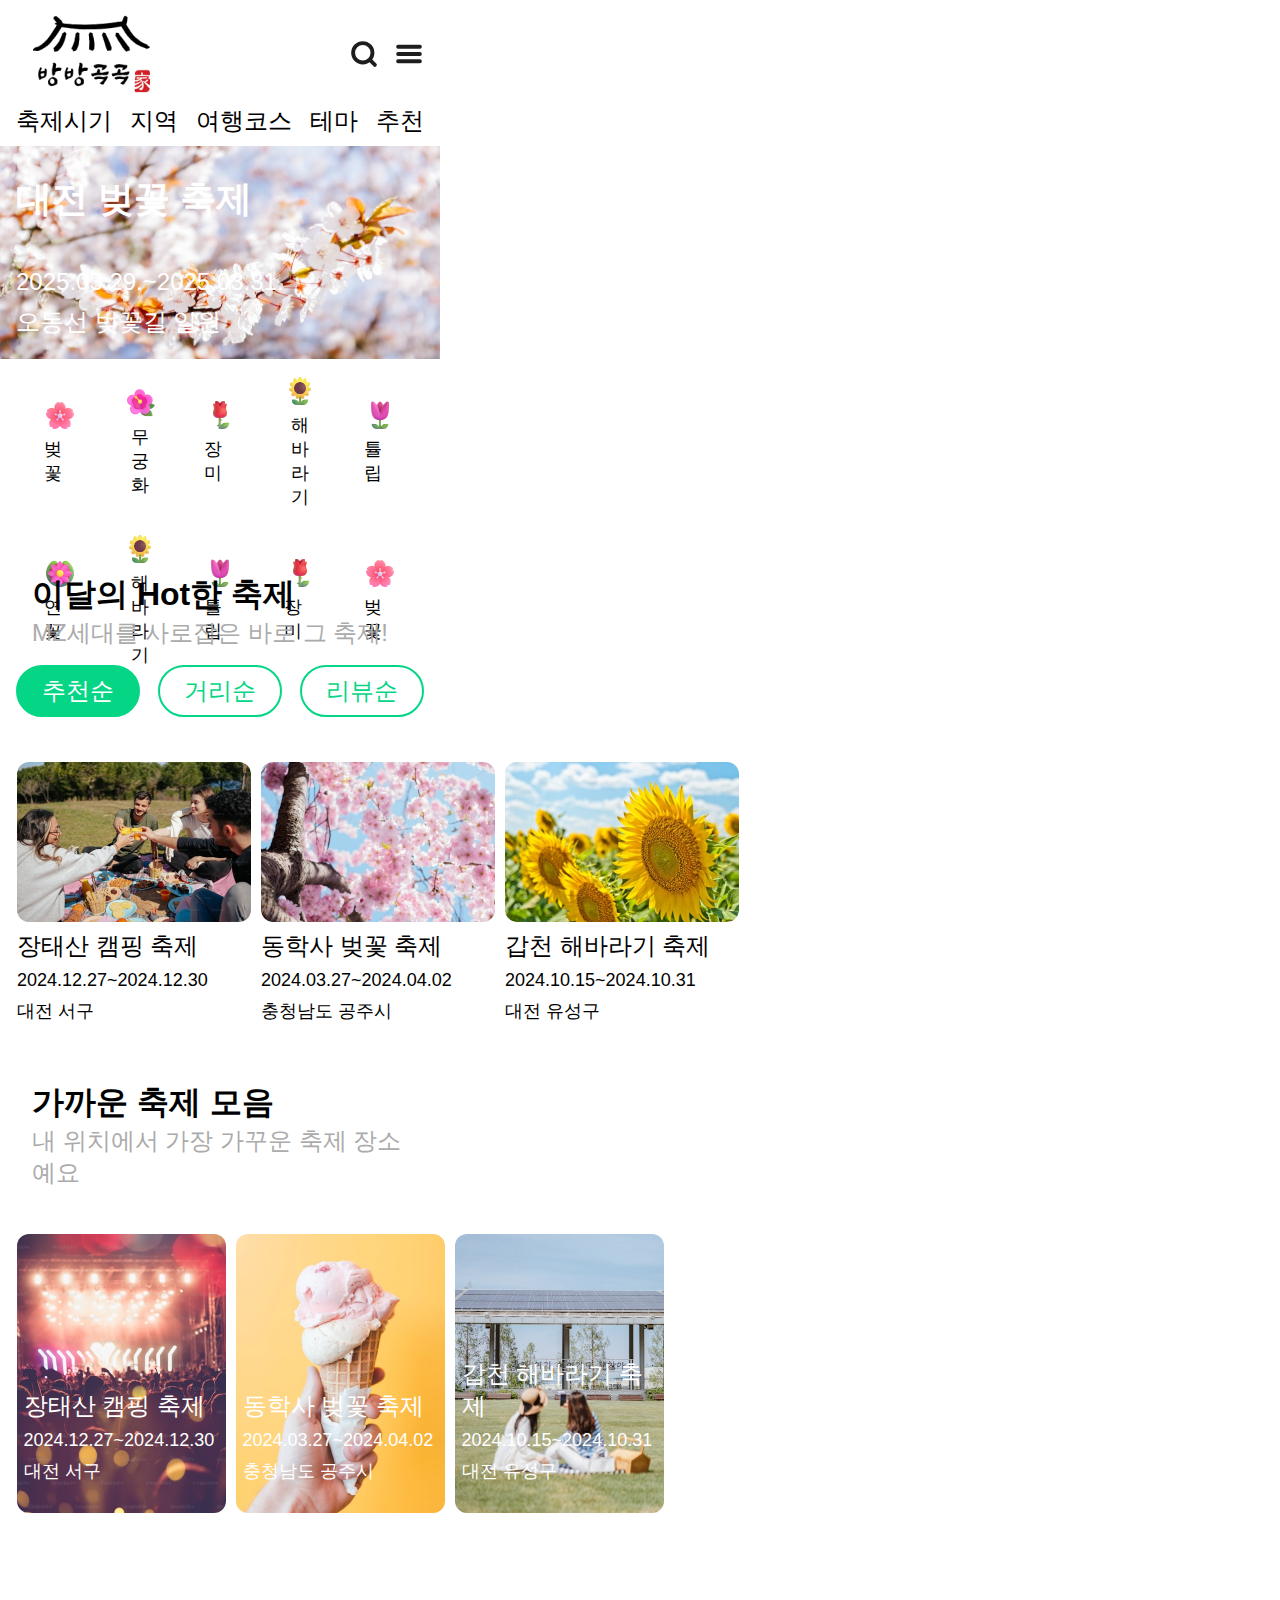
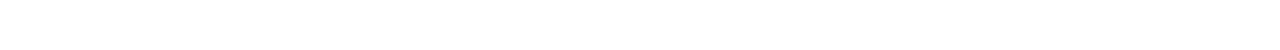
<file: index.html>
<!DOCTYPE html>
<html lang="en">
<head>
  <meta charset="UTF-8">
  <meta http-equiv="X-UA-Compatible" content="IE=edge">
  <meta name="viewport" content="width=device-width, initial-scale=1.0">
  <link rel="stylesheet" href="./vars.css">
  <link rel="stylesheet" href="./style.css">
  
  
  <style>
   a,
   button,
   input,
   select,
   h1,
   h2,
   h3,
   h4,
   h5,
   * {
       box-sizing: border-box;
       margin: 0;
       padding: 0;
       border: none;
       text-decoration: none;
       background: none;
   
       -webkit-font-smoothing: antialiased;
   }
   
   menu, ol, ul {
       list-style-type: none;
       margin: 0;
       padding: 0;
   }
   </style>
  <title>Document</title>
</head>
<body>
  <div class="frame-1">
    <div class="div">
      <div class="frame-4">
        <img class="_1" src="_10.png" />
        <div class="frame-2">
          <img class="search" src="search0.svg" />
          <img class="menu" src="menu0.svg" />
        </div>
      </div>
      <div class="frame-3">
        <div class="div2">축제시기</div>
        <div class="div2">지역</div>
        <div class="div2">여행코스</div>
        <div class="div2">테마</div>
        <div class="div2">추천</div>
      </div>
    </div>
    <div
      class="div3"
      style="
        background: url(div6.png) center;
        background-size: cover;
        background-repeat: no-repeat;
      "
    >
      <div class="frame-6">
        <div class="div4">대전 벚꽃 축제</div>
        <div class="frame-5">
          <div class="_2025-03-29-2025-03-31">2025.03.29.~2025.03.31.</div>
          <div class="div5">오동선 벚꽃길 일원</div>
        </div>
      </div>
    </div>
    <div class="div6">
      <div class="frame-7">
        <div class="plower">
          <img class="image" src="image0.png" />
        </div>
        <div class="div7">벚꽃</div>
      </div>
      <div class="frame-8">
        <div class="plower">
          <img class="image" src="image1.png" />
        </div>
        <div class="div8">무궁화</div>
      </div>
      <div class="frame-9">
        <div class="plower">
          <img class="image" src="image2.png" />
        </div>
        <div class="div7">장미</div>
      </div>
      <div class="frame-10">
        <div class="plower">
          <img class="component-1" src="component-10.svg" />
        </div>
        <div class="div8">해바라기</div>
      </div>
      <div class="frame-11">
        <div class="plower">
          <div class="image2"></div>
          <div class="image3">
            <img class="image" src="image5.png" />
          </div>
        </div>
        <div class="div7">튤립</div>
      </div>
      <div class="frame-12">
        <div class="plower">
          <img class="image4" src="image6.png" />
        </div>
        <div class="div7">연꽃</div>
      </div>
      <div class="frame-13">
        <div class="plower">
          <img class="component-12" src="component-11.svg" />
        </div>
        <div class="div8">해바라기</div>
      </div>
      <div class="frame-14">
        <div class="plower">
          <div class="image2"></div>
          <div class="image3">
            <img class="image" src="image9.png" />
          </div>
        </div>
        <div class="div7">튤립</div>
      </div>
      <div class="frame-15">
        <div class="plower">
          <img class="image" src="image10.png" />
        </div>
        <div class="div7">장미</div>
      </div>
      <div class="frame-16">
        <div class="plower">
          <img class="image" src="image11.png" />
        </div>
        <div class="div7">벚꽃</div>
      </div>
    </div>
    <div class="div9">
      <div class="frame-20">
        <div class="frame-17">
          <div class="hot">이달의 Hot한 축제</div>
          <div class="mz">MZ세대를 사로잡은 바로 그 축제!</div>
        </div>
        <div class="frame-19">
          <div class="button">
            <div class="div10">추천순</div>
          </div>
          <div class="button2">
            <div class="div11">거리순</div>
          </div>
          <div class="button2">
            <div class="div11">리뷰순</div>
          </div>
        </div>
      </div>
      <div class="frame-21">
        <div class="card">
          <img class="rectangle-1" src="rectangle-10.png" />
          <div class="div12">장태산 캠핑 축제</div>
          <div class="_2024-12-27-2024-12-30">2024.12.27~2024.12.30</div>
          <div class="div7">대전 서구</div>
        </div>
        <div class="card">
          <img class="rectangle-1" src="rectangle-11.png" />
          <div class="div12">동학사 벚꽃 축제</div>
          <div class="_2024-12-27-2024-12-30">2024.03.27~2024.04.02</div>
          <div class="div7">충청남도 공주시</div>
        </div>
        <div class="card">
          <img class="rectangle-1" src="rectangle-12.png" />
          <div class="div12">갑천 해바라기 축제</div>
          <div class="_2024-12-27-2024-12-30">2024.10.15~2024.10.31</div>
          <div class="div7">대전 유성구</div>
        </div>
      </div>
    </div>
    <div class="div13">
      <div class="frame-20">
        <div class="frame-17">
          <div class="div14">가까운 축제 모음</div>
          <div class="div15">내 위치에서 가장 가꾸운 축제 장소예요</div>
        </div>
      </div>
      <div class="frame-21">
        <div
          class="card2"
          style="
            background: url(card3.png) center;
            background-size: cover;
            background-repeat: no-repeat;
          "
        >
          <div class="frame-82">
            <div class="div5">장태산 캠핑 축제</div>
            <div class="_2024-12-27-2024-12-302">2024.12.27~2024.12.30</div>
            <div class="div16">대전 서구</div>
          </div>
        </div>
        <div
          class="card2"
          style="
            background: url(card4.png) center;
            background-size: cover;
            background-repeat: no-repeat;
          "
        >
          <div class="frame-82">
            <div class="div5">동학사 벚꽃 축제</div>
            <div class="_2024-12-27-2024-12-303">2024.03.27~2024.04.02</div>
            <div class="div16">충청남도 공주시</div>
          </div>
        </div>
        <div
          class="card2"
          style="
            background: url(card5.png) center;
            background-size: cover;
            background-repeat: no-repeat;
          "
        >
          <div class="frame-82">
            <div class="div5">갑천 해바라기 축제</div>
            <div class="_2024-12-27-2024-12-302">2024.10.15~2024.10.31</div>
            <div class="div16">대전 유성구</div>
          </div>
        </div>
      </div>
    </div>
  </div>
  
</body>
</html>
</file>
<file: vars.css>
/* Figma Styles of your File */
:root {
  /* Colors */
  --primarycolor: linear-gradient(
    180deg,
    rgba(18, 216, 181, 1) 14.000000059604645%,
    rgba(16, 216, 150, 1) 50%,
    rgba(14, 216, 108, 1) 91.00000262260437%
  );
  --secondary: #05d686;
  --1e1e1e: #1e1e1e;
  --b1b1b1: #b1b1b1;

  /* Fonts */
  --maintitlebold36px-font-family: Pretendard-Bold, sans-serif;
  --maintitlebold36px-font-size: 36px;
  --maintitlebold36px-line-height: normal;
  --maintitlebold36px-font-weight: 700;
  --maintitlebold36px-font-style: normal;
  --subtitlesemibold32px-font-family: Pretendard-SemiBold, sans-serif;
  --subtitlesemibold32px-font-size: 32px;
  --subtitlesemibold32px-line-height: normal;
  --subtitlesemibold32px-font-weight: 600;
  --subtitlesemibold32px-font-style: normal;
  --bodyregular24px-font-family: Pretendard-Regular, sans-serif;
  --bodyregular24px-font-size: 24px;
  --bodyregular24px-line-height: normal;
  --bodyregular24px-font-weight: 400;
  --bodyregular24px-font-style: normal;
  --detailbodyregular18px-font-family: Pretendard-Regular, sans-serif;
  --detailbodyregular18px-font-size: 18px;
  --detailbodyregular18px-line-height: normal;
  --detailbodyregular18px-font-weight: 400;
  --detailbodyregular18px-font-style: normal;

  /* Effects */
}
</file>
<file: style.css>
.frame-1,
.frame-1 * {
  box-sizing: border-box;
}
.frame-1 {
  background: #ffffff;
  border-radius: 16px;
  height: 1650px;
  position: relative;
}
.div {
  display: flex;
  flex-direction: column;
  gap: 6px;
  align-items: flex-start;
  justify-content: flex-start;
  width: 440px;
  position: absolute;
  left: 0px;
  top: 8px;
}
.frame-4 {
  padding: 0px 16px 0px 16px;
  display: flex;
  flex-direction: row;
  align-items: center;
  justify-content: space-between;
  align-self: stretch;
  flex-shrink: 0;
  position: relative;
}
._1 {
  flex-shrink: 0;
  width: 155px;
  height: 91px;
  position: relative;
  object-fit: cover;
}
.frame-2 {
  display: flex;
  flex-direction: row;
  gap: 15px;
  align-items: center;
  justify-content: flex-start;
  flex-shrink: 0;
  position: relative;
}
.search {
  flex-shrink: 0;
  width: 30px;
  height: 30px;
  position: relative;
  overflow: visible;
}
.menu {
  flex-shrink: 0;
  width: 30px;
  height: 30px;
  position: relative;
  overflow: visible;
}
.frame-3 {
  padding: 0px 16px 0px 16px;
  display: flex;
  flex-direction: row;
  align-items: center;
  justify-content: space-between;
  align-self: stretch;
  flex-shrink: 0;
  position: relative;
}
.div2 {
  color: #000000;
  text-align: left;
  font-family: var(
    --bodyregular24px-font-family,
    "Pretendard-Regular",
    sans-serif
  );
  font-size: var(--bodyregular24px-font-size, 24px);
  font-weight: var(--bodyregular24px-font-weight, 400);
  position: relative;
}
.div3 {
  background: linear-gradient(to left, #d9d9d9, #d9d9d9);
  padding: 29px 16px 29px 16px;
  display: flex;
  flex-direction: column;
  gap: 10px;
  align-items: flex-start;
  justify-content: flex-start;
  width: 440px;
  height: 213px;
  position: absolute;
  left: 0px;
  top: 146px;
}
.frame-6 {
  display: flex;
  flex-direction: column;
  gap: 44px;
  align-items: flex-start;
  justify-content: flex-start;
  flex-shrink: 0;
  width: 271px;
  position: relative;
}
.div4 {
  color: #ffffff;
  text-align: left;
  font-family: var(
    --maintitlebold36px-font-family,
    "Pretendard-Bold",
    sans-serif
  );
  font-size: var(--maintitlebold36px-font-size, 36px);
  font-weight: var(--maintitlebold36px-font-weight, 700);
  position: relative;
  align-self: stretch;
}
.frame-5 {
  display: flex;
  flex-direction: column;
  gap: 10px;
  align-items: flex-start;
  justify-content: flex-start;
  align-self: stretch;
  flex-shrink: 0;
  position: relative;
}
._2025-03-29-2025-03-31 {
  color: #ffffff;
  text-align: left;
  font-family: var(
    --bodyregular24px-font-family,
    "Pretendard-Regular",
    sans-serif
  );
  font-size: var(--bodyregular24px-font-size, 24px);
  font-weight: var(--bodyregular24px-font-weight, 400);
  position: relative;
  align-self: stretch;
}
.div5 {
  color: #ffffff;
  text-align: left;
  font-family: var(
    --bodyregular24px-font-family,
    "Pretendard-Regular",
    sans-serif
  );
  font-size: var(--bodyregular24px-font-size, 24px);
  font-weight: var(--bodyregular24px-font-weight, 400);
  position: relative;
  align-self: stretch;
}
.div6 {
  padding: 16px;
  display: flex;
  flex-direction: row;
  gap: 48px;
  row-gap: 24px;
  align-items: center;
  justify-content: center;
  flex-wrap: wrap;
  align-content: center;
  width: 440px;
  position: absolute;
  left: 0px;
  top: 359px;
}
.frame-7 {
  display: flex;
  flex-direction: column;
  gap: 6px;
  align-items: flex-start;
  justify-content: flex-start;
  flex-shrink: 0;
  width: 32px;
  position: relative;
}
.plower {
  align-self: stretch;
  flex-shrink: 0;
  height: 32px;
  position: relative;
  overflow: hidden;
}
.image {
  width: 100%;
  height: 100%;
  position: absolute;
  right: 0%;
  left: 0%;
  bottom: 0%;
  top: 0%;
  object-fit: cover;
}
.div7 {
  color: #000000;
  text-align: left;
  font-family: var(
    --detailbodyregular18px-font-family,
    "Pretendard-Regular",
    sans-serif
  );
  font-size: var(--detailbodyregular18px-font-size, 18px);
  font-weight: var(--detailbodyregular18px-font-weight, 400);
  position: relative;
  align-self: stretch;
}
.frame-8 {
  display: flex;
  flex-direction: column;
  gap: 6px;
  align-items: center;
  justify-content: center;
  flex-shrink: 0;
  width: 32px;
  position: relative;
}
.div8 {
  color: #000000;
  text-align: center;
  font-family: var(
    --detailbodyregular18px-font-family,
    "Pretendard-Regular",
    sans-serif
  );
  font-size: var(--detailbodyregular18px-font-size, 18px);
  font-weight: var(--detailbodyregular18px-font-weight, 400);
  position: relative;
}
.frame-9 {
  display: flex;
  flex-direction: column;
  gap: 6px;
  align-items: flex-start;
  justify-content: flex-start;
  flex-shrink: 0;
  width: 32px;
  position: relative;
}
.frame-10 {
  display: flex;
  flex-direction: column;
  gap: 6px;
  align-items: center;
  justify-content: center;
  flex-shrink: 0;
  width: 32px;
  position: relative;
}
.component-1 {
  width: 21.91px;
  height: 27.78px;
  position: absolute;
  left: 5.04px;
  top: 2.1px;
  overflow: visible;
}
.frame-11 {
  display: flex;
  flex-direction: column;
  gap: 6px;
  align-items: flex-start;
  justify-content: flex-start;
  flex-shrink: 0;
  width: 32px;
  position: relative;
}
.image2 {
  width: 100%;
  height: 100%;
  position: absolute;
  right: 0%;
  left: 0%;
  bottom: 0%;
  top: 0%;
}
.image3 {
  width: 32px;
  height: 32px;
  position: absolute;
  left: 0px;
  top: 0px;
}
.frame-12 {
  display: flex;
  flex-direction: column;
  gap: 6px;
  align-items: flex-start;
  justify-content: flex-start;
  flex-shrink: 0;
  width: 32px;
  position: relative;
}
.image4 {
  width: 32px;
  height: 32px;
  position: absolute;
  left: 0px;
  top: 0px;
  object-fit: cover;
}
.frame-13 {
  display: flex;
  flex-direction: column;
  gap: 6px;
  align-items: center;
  justify-content: center;
  flex-shrink: 0;
  width: 32px;
  position: relative;
}
.component-12 {
  width: 21.91px;
  height: 27.78px;
  position: absolute;
  left: 5.04px;
  top: 2.1px;
  overflow: visible;
}
.frame-14 {
  display: flex;
  flex-direction: column;
  gap: 6px;
  align-items: flex-start;
  justify-content: flex-start;
  flex-shrink: 0;
  width: 32px;
  position: relative;
}
.frame-15 {
  display: flex;
  flex-direction: column;
  gap: 6px;
  align-items: flex-start;
  justify-content: flex-start;
  flex-shrink: 0;
  width: 32px;
  position: relative;
}
.frame-16 {
  display: flex;
  flex-direction: column;
  gap: 6px;
  align-items: flex-start;
  justify-content: flex-start;
  flex-shrink: 0;
  width: 32px;
  position: relative;
}
.div9 {
  padding: 40px 16px 40px 16px;
  display: flex;
  flex-direction: column;
  gap: 45px;
  align-items: center;
  justify-content: flex-start;
  width: 440px;
  position: absolute;
  left: 0px;
  top: 533px;
}
.frame-20 {
  display: flex;
  flex-direction: column;
  gap: 16px;
  align-items: center;
  justify-content: flex-start;
  align-self: stretch;
  flex-shrink: 0;
  position: relative;
}
.frame-17 {
  padding: 0px 16px 0px 16px;
  display: flex;
  flex-direction: column;
  gap: 0px;
  align-items: flex-start;
  justify-content: flex-start;
  align-self: stretch;
  flex-shrink: 0;
  position: relative;
}
.hot {
  color: #000000;
  text-align: left;
  font-family: var(
    --subtitlesemibold32px-font-family,
    "Pretendard-SemiBold",
    sans-serif
  );
  font-size: var(--subtitlesemibold32px-font-size, 32px);
  font-weight: var(--subtitlesemibold32px-font-weight, 600);
  position: relative;
  align-self: stretch;
}
.mz {
  color: #ababab;
  text-align: left;
  font-family: var(
    --bodyregular24px-font-family,
    "Pretendard-Regular",
    sans-serif
  );
  font-size: var(--bodyregular24px-font-size, 24px);
  font-weight: var(--bodyregular24px-font-weight, 400);
  position: relative;
  align-self: stretch;
}
.frame-19 {
  display: flex;
  flex-direction: row;
  align-items: center;
  justify-content: space-between;
  flex-shrink: 0;
  width: 408px;
  position: relative;
}
.button {
  background: var(--secondary, #05d686);
  border-radius: 40px;
  border-style: solid;
  border-color: var(--secondary, #05d686);
  border-width: 2px;
  padding: 8px 24px 8px 24px;
  display: flex;
  flex-direction: row;
  gap: 10px;
  align-items: center;
  justify-content: center;
  flex-shrink: 0;
  position: relative;
}
.div10 {
  color: #ffffff;
  text-align: center;
  font-family: var(
    --bodyregular24px-font-family,
    "Pretendard-Regular",
    sans-serif
  );
  font-size: var(--bodyregular24px-font-size, 24px);
  font-weight: var(--bodyregular24px-font-weight, 400);
  position: relative;
}
.button2 {
  background: #ffffff;
  border-radius: 40px;
  border-style: solid;
  border-color: var(--secondary, #05d686);
  border-width: 2px;
  padding: 8px 24px 8px 24px;
  display: flex;
  flex-direction: row;
  gap: 10px;
  align-items: center;
  justify-content: center;
  flex-shrink: 0;
  position: relative;
}
.div11 {
  color: var(--secondary, #05d686);
  text-align: center;
  font-family: var(
    --bodyregular24px-font-family,
    "Pretendard-Regular",
    sans-serif
  );
  font-size: var(--bodyregular24px-font-size, 24px);
  font-weight: var(--bodyregular24px-font-weight, 400);
  position: relative;
}
.frame-21 {
  display: flex;
  flex-direction: row;
  gap: 10px;
  align-items: center;
  justify-content: flex-start;
  flex-shrink: 0;
  width: 406px;
  position: relative;
}
.card {
  background: #ffffff;
  border-radius: 12px;
  display: flex;
  flex-direction: column;
  gap: 8px;
  align-items: flex-start;
  justify-content: flex-start;
  flex-shrink: 0;
  width: 234px;
  position: relative;
}
.rectangle-1 {
  background: linear-gradient(to left, #d9d9d9, #d9d9d9);
  border-radius: 12px;
  align-self: stretch;
  flex-shrink: 0;
  height: 160px;
  position: relative;
  object-fit: cover;
}
.div12 {
  color: #000000;
  text-align: left;
  font-family: var(
    --bodyregular24px-font-family,
    "Pretendard-Regular",
    sans-serif
  );
  font-size: var(--bodyregular24px-font-size, 24px);
  font-weight: var(--bodyregular24px-font-weight, 400);
  position: relative;
  align-self: stretch;
}
._2024-12-27-2024-12-30 {
  color: #000000;
  text-align: left;
  font-family: var(
    --detailbodyregular18px-font-family,
    "Pretendard-Regular",
    sans-serif
  );
  font-size: var(--detailbodyregular18px-font-size, 18px);
  font-weight: var(--detailbodyregular18px-font-weight, 400);
  position: relative;
  align-self: stretch;
}
.div13 {
  padding: 40px 16px 40px 16px;
  display: flex;
  flex-direction: column;
  gap: 45px;
  align-items: center;
  justify-content: flex-start;
  width: 440px;
  position: absolute;
  left: 0px;
  top: 1041px;
}
.div14 {
  color: #000000;
  text-align: left;
  font-family: var(
    --subtitlesemibold32px-font-family,
    "Pretendard-SemiBold",
    sans-serif
  );
  font-size: var(--subtitlesemibold32px-font-size, 32px);
  font-weight: var(--subtitlesemibold32px-font-weight, 600);
  position: relative;
  align-self: stretch;
}
.div15 {
  color: #ababab;
  text-align: left;
  font-family: var(
    --bodyregular24px-font-family,
    "Pretendard-Regular",
    sans-serif
  );
  font-size: var(--bodyregular24px-font-size, 24px);
  font-weight: var(--bodyregular24px-font-weight, 400);
  position: relative;
  align-self: stretch;
}
.card2 {
  background: linear-gradient(to left, #d9d9d9, #d9d9d9);
  border-radius: 12px;
  padding: 30px 0px 30px 0px;
  display: flex;
  flex-direction: column;
  gap: 10px;
  align-items: center;
  justify-content: flex-end;
  flex-shrink: 0;
  width: 209px;
  height: 279px;
  position: relative;
}
.frame-82 {
  display: flex;
  flex-direction: column;
  gap: 8px;
  align-items: flex-start;
  justify-content: center;
  flex-shrink: 0;
  width: 196px;
  position: relative;
}
._2024-12-27-2024-12-302 {
  color: #ffffff;
  text-align: left;
  font-family: var(
    --detailbodyregular18px-font-family,
    "Pretendard-Regular",
    sans-serif
  );
  font-size: var(--detailbodyregular18px-font-size, 18px);
  font-weight: var(--detailbodyregular18px-font-weight, 400);
  position: relative;
  align-self: stretch;
}
.div16 {
  color: #ffffff;
  text-align: left;
  font-family: var(
    --detailbodyregular18px-font-family,
    "Pretendard-Regular",
    sans-serif
  );
  font-size: var(--detailbodyregular18px-font-size, 18px);
  font-weight: var(--detailbodyregular18px-font-weight, 400);
  position: relative;
  align-self: stretch;
}
._2024-12-27-2024-12-303 {
  color: #ffffff;
  text-align: left;
  font-family: var(
    --detailbodyregular18px-font-family,
    "Pretendard-Regular",
    sans-serif
  );
  font-size: var(--detailbodyregular18px-font-size, 18px);
  font-weight: var(--detailbodyregular18px-font-weight, 400);
  position: relative;
}
</file>
